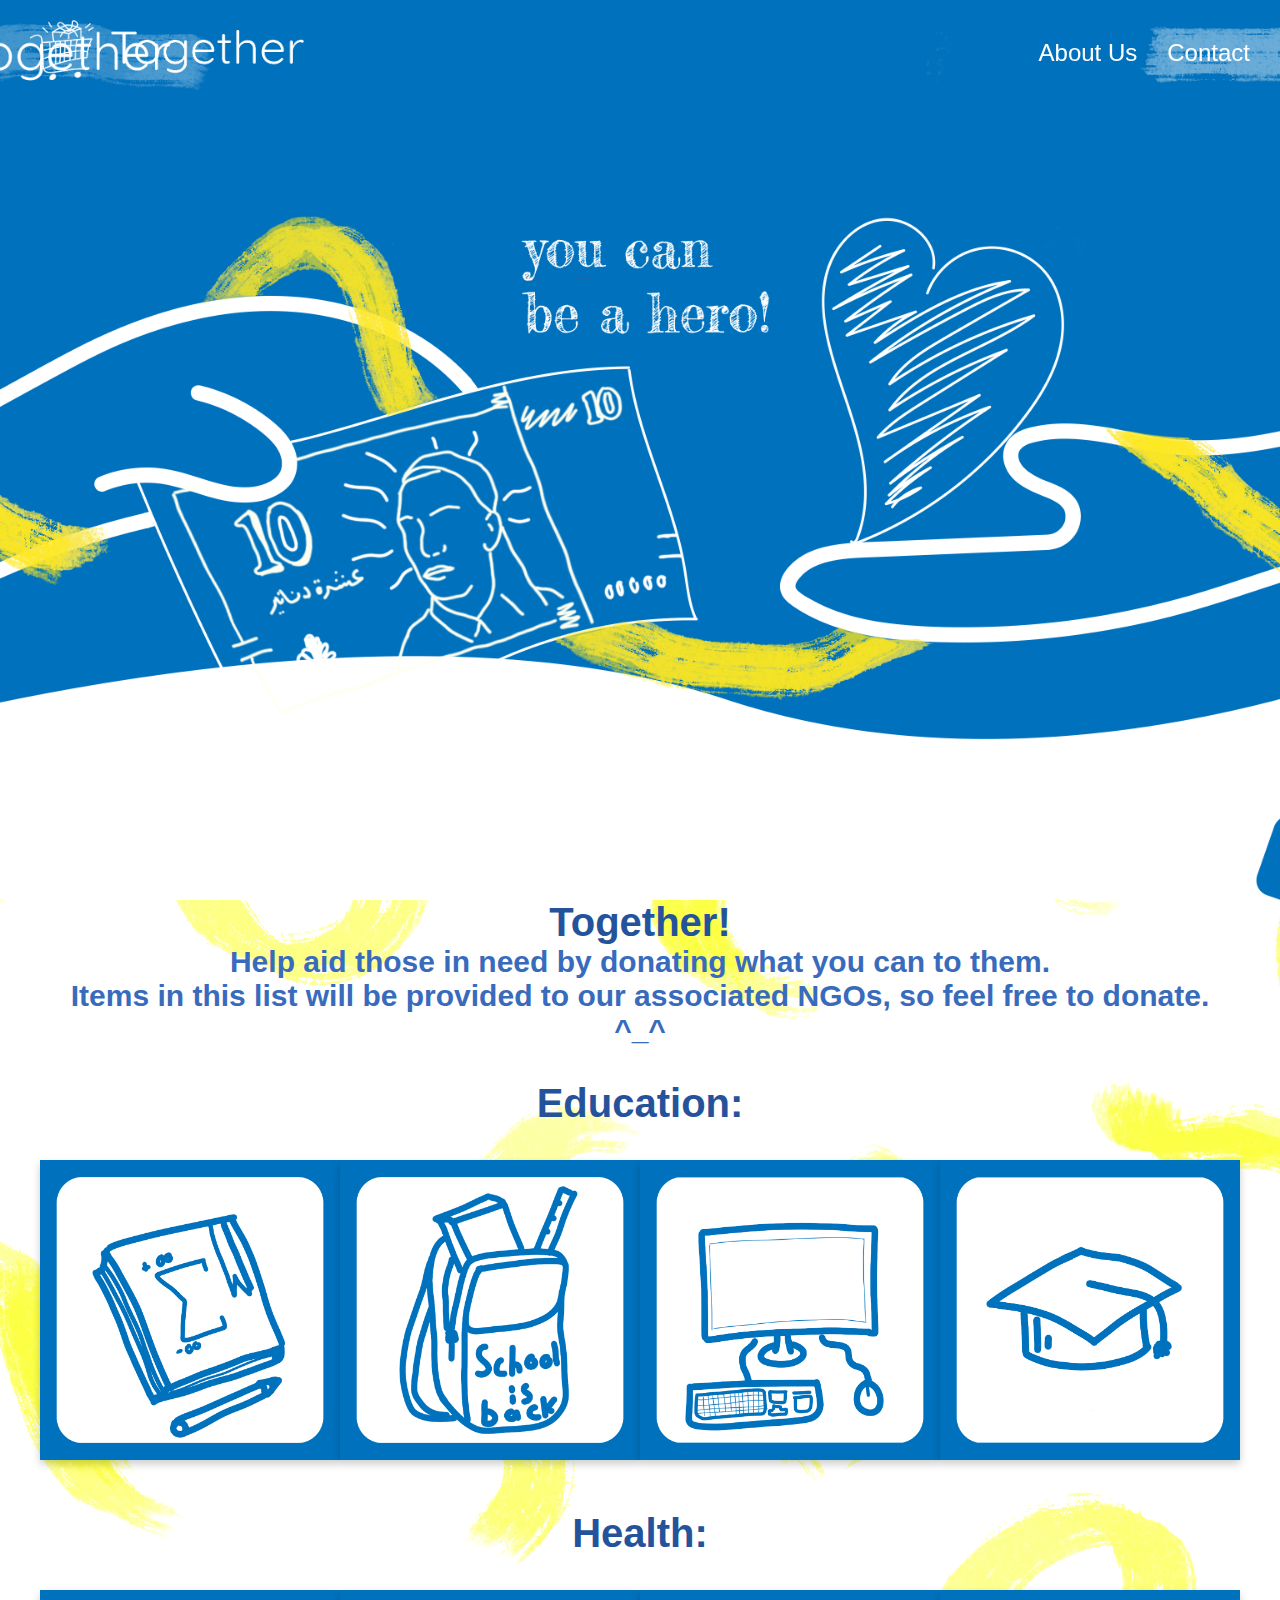
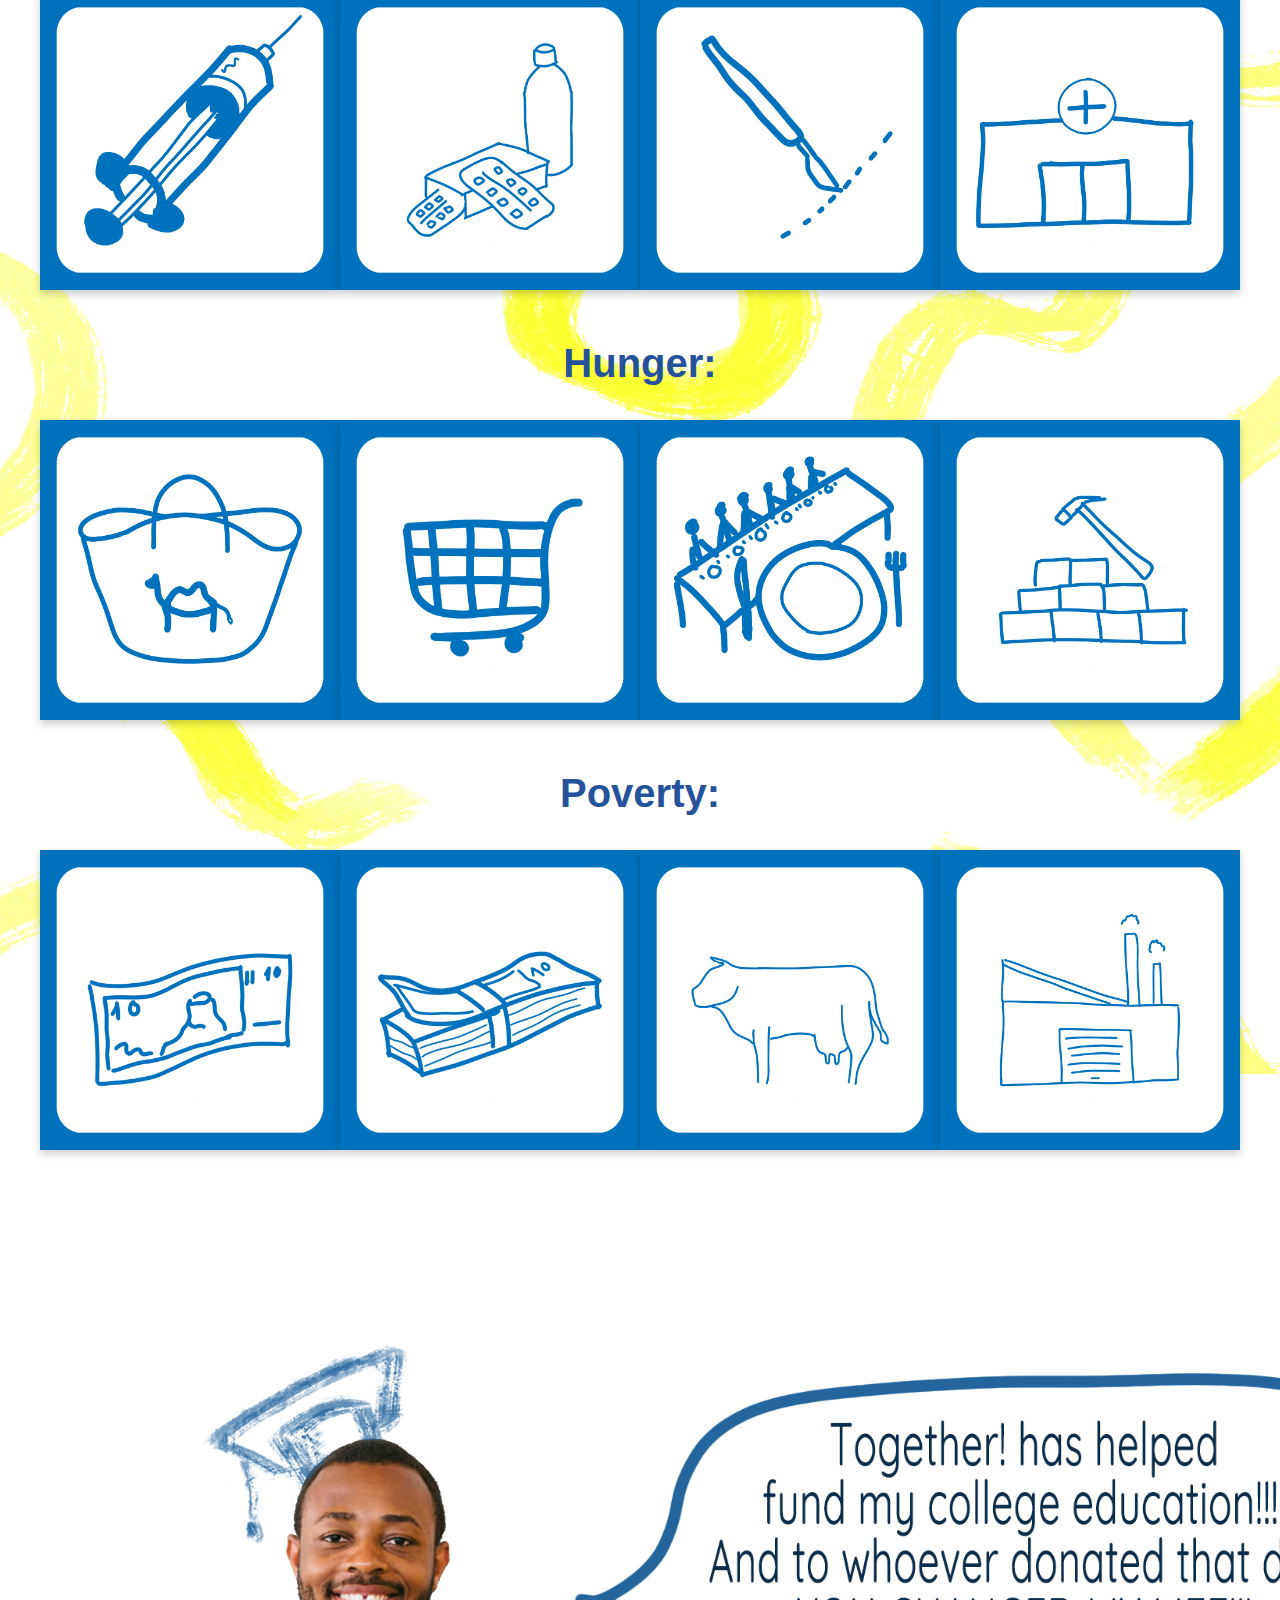
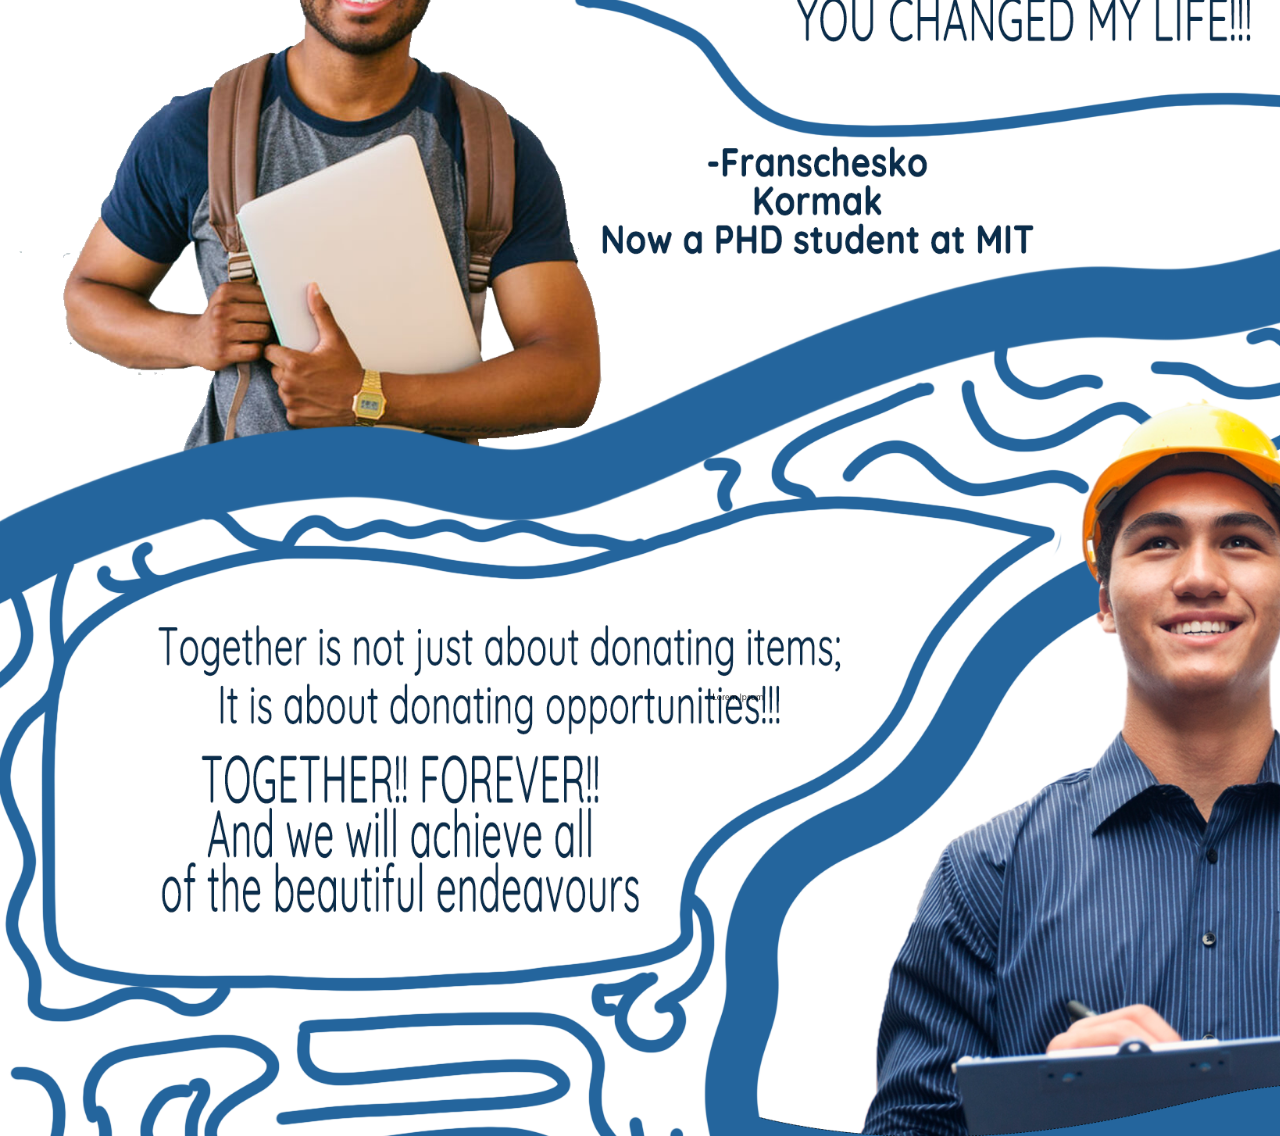
<file: together (hackathon 3rd place)/index.html>
<html>
<head>   

    <link href="css/main.css" rel="stylesheet">

</head>
<body>
    <nav class="nav">
        <div class="container">
            <div class="logo">
                <a href="index.html"><img src="logo.png" height="60" width="280"></a>
            </div>
            <div id="mainListDiv" class="main_list">
                <ul class="navlinks">
                    <li><a href="About-Us/about-us.html">About Us</a></li>
                    <li><a href="Contact-Us/contact.html">Contact</a></li>
                </ul>
            </div>
            <span class="navTrigger">
                <i></i>
                <i></i>
                <i></i>
            </span>
        </div>
    </nav>

    <section class="home">
    </section>
    <div style="height: 1000px">
			<h2 class="h2">Together!</h2>
            <h3 class="h3">
                Help aid those in need by donating what you can to them.<br>
                Items in this list will be provided to our associated NGOs, so feel free to donate. <br>^_^
            </h3>
            <br><br>
        <center>
            <h2 class="h2">Education:</h2><br><br>
        <a href="http://localhost:8082/0123+1?payment">
            <div class="dropdown-content" id="block_container">
            <div class="flip-card"><div class="flip-card-inner"><div class="flip-card-front">
            <img src="icons/1.png" class="items imgcontainer" id="1">                    
            </div><div class="flip-card-back">
                <br><br><br>
                <h2 class="h2-card">Simple:</h2>
                <h3 class="h3-card">Buy a book and a pen for a kid.</h3>

            </div></div></div>
        </a>
        <a href="http://localhost:8082/0123+2?payment">
            <div class="flip-card"><div class="flip-card-inner"><div class="flip-card-front">
            <img src="icons/2.png" class="items imgcontainer" id="1">                    
            </div><div class="flip-card-back">
                <br><br><br>
                <h2 class="h2-card">Medium:</h2>
                <h3 class="h3-card">Buy a backpack full of school equipment.</h3>
            </div></div></div>
        </a>
        <a href="http://localhost:8082/0123+3?payment">
            <div class="flip-card"><div class="flip-card-inner"><div class="flip-card-front">
            <img src="icons/3.png" class="items imgcontainer" id="1">                    
            </div><div class="flip-card-back">
                <br><br><br>
                <h2 class="h2-card">Huge:</h2>
                <h3 class="h3-card">Buy a laptop or a computer to a high school/college student.</h3>
            </div></div></div>
        </a>
        <a href="http://localhost:8082/0123+4?payment">
            <div class="flip-card"><div class="flip-card-inner"><div class="flip-card-front">
            <img src="icons/4.png" class="items imgcontainer" id="1">                    
            </div><div class="flip-card-back">
                <br><br><br>
                <h2 class="h2-card">Unbelievable:</h2>
                <h3 class="h3-card">Pay the tuition fees of a college student.</h3>
            </div></div></div>
            </div>
        </a>

<br><br><br>
<!--2nd line-->
<h2 class="h2">Health:</h2><br><br>
        <a href="http://localhost:8082/0123+5?payment">
            <div class="dropdown-content" id="block_container">
            <div class="flip-card"><div class="flip-card-inner"><div class="flip-card-front">
            <img src="icons/5.png" class="items imgcontainer" id="1">                    
            </div><div class="flip-card-back">
                <br><br><br>
                <h2 class="h2-card">Angel:</h2>
                <h3 class="h3-card">Provide a kid with the vaccines they need.</h3>
            </div></div></div>
        </a>
        <a href="http://localhost:8082/0123+6?payment"></a>
            <div class="flip-card"><div class="flip-card-inner"><div class="flip-card-front">
            <img src="icons/6.png" class="items imgcontainer" id="1">                    
            </div><div class="flip-card-back">
                <br><br><br>
                <h2 class="h2-card">Savior:</h2>
                <h3 class="h3-card">Buy medicine for a person who deeply needs it.</h3>
            </div></div></div>
        </a>
        <a href="http://localhost:8082/0123+7?payment">
        

            <div class="flip-card"><div class="flip-card-inner"><div class="flip-card-front">
            <img src="icons/7.png" class="items imgcontainer" id="1">                    
            </div><div class="flip-card-back">
                <h2 class="h2-card">Operation Rescue:</h2>
                <h3 class="h3-card">Pay the cost of a surgical operation.</h3>
            </div></div></div>
        </a>
        <a href="http://localhost:8082/0123+8?payment">
            <div class="flip-card"><div class="flip-card-inner"><div class="flip-card-front">
            <img src="icons/8.png" class="items imgcontainer" id="1">                    
            </div><div class="flip-card-back">
                <h2 class="h2-card">Fortress of health:</h2>
                <h3 class="h3-card">Build a hospital for those who lack access to one.</h3>
            </div></div></div>
            </div>
        </a>
            <br><br><br>
<!--3rd line-->
<h2 class="h2">Hunger:</h2><br><br>
        <a href="http://localhost:8082/0123+9?payment">
            <div class="dropdown-content" id="block_container">
            <div class="flip-card"><div class="flip-card-inner"><div class="flip-card-front">
            <img src="icons/9.png" class="items imgcontainer" id="1">                    
            </div><div class="flip-card-back">
                <h2 class="h2-card">Feed the hungry:</h2>
                <h3 class="h3-card">Provide a starving person with food for the day.</h3>

            </div></div></div>
        </a>
        <a href="http://localhost:8082/0123+10?payment">
            <div class="flip-card"><div class="flip-card-inner"><div class="flip-card-front">
            <img src="icons/10.png" class="items imgcontainer" id="1">                    
            </div><div class="flip-card-back">
                <h2 class="h2-card">Chariot of survival:</h2>
                <h3 class="h3-card">Provide a starving individual with food for a whole month.</h3>

            </div></div></div>
        </a>
        <a href="http://localhost:8082/0123+11?payment">
            <div class="flip-card"><div class="flip-card-inner"><div class="flip-card-front">
            <img src="icons/11.png" class="items imgcontainer" id="1">                    
            </div><div class="flip-card-back">
                <h2 class="h2-card">Food is to be shared:</h2>
                <h3 class="h3-card">Provide a collection of starving individuals with food for a month.</h3>

            </div></div></div>
        </a>
        <a href="http://localhost:8082/0123+12?payment">
            <div class="flip-card"><div class="flip-card-inner"><div class="flip-card-front">
            <img src="icons/12.png" class="items imgcontainer" id="1">                    
            </div><div class="flip-card-back">
                <h2 class="h2-card">Food for All:</h2>
                <h3 class="h3-card">Build a charity-sponsored restaurant that aims to provide food for all for a lifetime!</h3>

            </div></div></div>
            </div>
        </a>

            <br><br><br>
<!--4th line-->
<h2 class="h2">Poverty:</h2><br><br>
        <a href="http://localhost:8082/0123+13?payment">
            <div class="dropdown-content" id="block_container">
            <div class="flip-card"><div class="flip-card-inner"><div class="flip-card-front">
            <img src="icons/13.png" class="items imgcontainer" id="1">                    
            </div><div class="flip-card-back">
                <h2 class="h2-card">Sharing is caring:</h2>
                <h3 class="h3-card">Share a small portion of your wealth with those who can't obtain it otherwise.</h3>

            </div></div></div>
        </a>
        <a href="http://localhost:8082/0123+14?payment">
            <div class="flip-card"><div class="flip-card-inner"><div class="flip-card-front">
            <img src="icons/14.png" class="items imgcontainer" id="1">                    
            </div><div class="flip-card-back">
                <h2 class="h2-card">Give them an opportunity:</h2>
                <h3 class="h3-card">Provide the poor with funds that can change their lives.</h3>

            </div></div></div>
        </a>
        <a href="http://localhost:8082/0123+15?payment">
            <div class="flip-card"><div class="flip-card-inner"><div class="flip-card-front">
            <img src="icons/15.png" class="items imgcontainer" id="1">                    
            </div><div class="flip-card-back">
                <h2 class="h2-card">A source of income:</h2>
                <h3 class="h3-card">Buy a source of consumable revenue (be it a few animals or a land of farm) and give someone a new career.</h3>

            </div></div></div>
        </a>
        <a href="http://localhost:8082/0123+16?payment">
            <div class="flip-card"><div class="flip-card-inner"><div class="flip-card-front">
            <img src="icons/16.png" class="items imgcontainer" id="1">                    
            </div><div class="flip-card-back">
                <h2 class="h2-card">Philanthropic Industrialization:</h2>
                <h3 class="h3-card">Build a charity-focused factory to not only provide more work opportunities, but also end poverty.</h3>

            </div></div></div>
            </div>
        </a>

<!--END-->
<!--Not necessary anymo
            <img src="school.png" class="items imgcontainer" id="2">
            <img src="school.png" class="items imgcontainer" id="3">
            <img src="school.png" class="items imgcontainer" id="4">
            <br>
            <img src="school.png" class="items imgcontainer" id="5">
            <img src="school.png" class="items imgcontainer" id="6">
            <img src="school.png" class="items imgcontainer" id="7">
            <img src="school.png" class="items imgcontainer" id="8">
            <br>
            <img src="school.png" class="items imgcontainer" id="9">
            <img src="school.png" class="items imgcontainer" id="10">
            <img src="school.png" class="items imgcontainer" id="11">
            <img src="school.png" class="items imgcontainer" id="12">
            <br>
            </div>
-->
        </center>
    </div>
    

    <center>
        <br><br><br><br><br><br><br><br><br><br><br><br><br><br><br><br><br><br><br><br><br><br><br><br><br>
        <br><br><br><br><br><br><br><br><br><br><br><br><br><br><br><br><br><br><br><br><br><br><br><br><br>
        <br><br><br><br><br><br><br><br><br><br>
    <img src="dott.png" width="1500" id="bot">
</center>













<!-- Jquery needed -->
    <script src="https://ajax.googleapis.com/ajax/libs/jquery/3.1.1/jquery.min.js"></script>
    <script src="js/scripts.js"></script>

<!-- Function used to shrink nav bar removing paddings and adding black background -->
    <script>
        $(window).scroll(function() {
            if ($(document).scrollTop() > 50) {
                $('.nav').addClass('affix');
                console.log("OK");
            } else {
                $('.nav').removeClass('affix');
            }
        });
    </script>




</body>
</html>
</file>
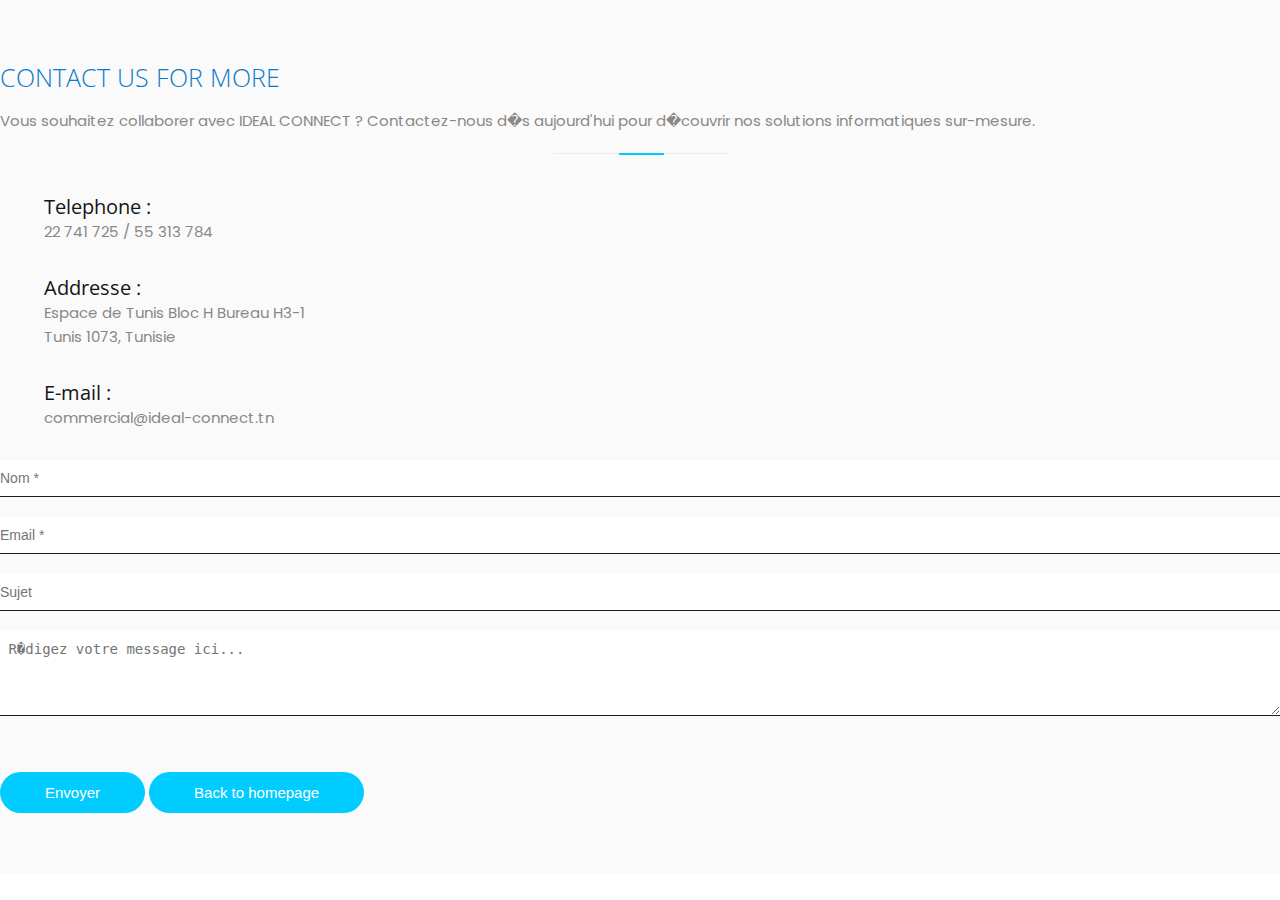
<file: together (hackathon 3rd place)/contact.html>
<!DOCTYPE html>
<html lang="en">
<head>
    <meta charset="UTF-8">
    <meta http-equiv="X-UA-Compatible" content="IE=edge">
    <meta name="viewport" content="width=device-width, initial-scale=1.0">
    <link rel="stylesheet" type="text/css" href="style1.css"/>
    <link rel="stylesheet" href="https://use.fontawesome.com/releases/v5.1.0/css/all.css" integrity="sha384-lKuwvrZot6UHsBSfcMvOkWwlCMgc0TaWr+30HWe3a4ltaBwTZhyTEggF5tJv8tbt" crossorigin="anonymous">
    <link href="https://fonts.googleapis.com/css?family=Open+Sans:300,400,600,700,800" rel="stylesheet">
    <link href="https://fonts.googleapis.com/css?family=Poppins:300,400,500,600,700" rel="stylesheet">
    <link rel="stylesheet" href="https://stackpath.bootstrapcdn.com/bootstrap/4.1.1/css/bootstrap.min.css" integrity="sha384-WskhaSGFgHYWDcbwN70/dfYBj47jz9qbsMId/iRN3ewGhXQFZCSftd1LZCfmhktB" crossorigin="anonymous">
    
    <title>Document</title>
</head>
<body>
    


 <!-- Contact -->
 <div class="contact section-padding bg-grey" data-scroll-index='4'>
    <div class="container">
        <div class="row">
            <div class="col-md-12 section-title text-center">
                <h3>Contact Us For More</h3>
                <p>Vous souhaitez collaborer avec IDEAL CONNECT ? Contactez-nous d�s aujourd'hui pour d�couvrir nos solutions informatiques sur-mesure.</p>
                <span class="section-title-line"></span>
            </div>
            <div class="col-lg-5 col-md-4">
                <div class="part-info">
                    <div class="info-box">
                        <div class="icon"> <i class="fas fa-phone"></i> </div>
                        <div class="content">
                            <h4>Telephone :</h4>
                            <p>22 741 725 / 55 313 784</p>
                        </div>
                    </div>
                    <div class="info-box">
                        <div class="icon"> <i class="fas fa-map-marker-alt"></i> </div>
                        <div class="content">
                            <h4>Addresse :</h4>
                            <p>Espace de Tunis Bloc H Bureau H3-1</br>Tunis 1073, Tunisie</p>
                        </div>
                    </div>
                    <div class="info-box">
                        <div class="icon"> <i class="fas fa-envelope"></i> </div>
                        <div class="content">
                            <h4>E-mail :</h4>
                            <p><a href="#">commercial@ideal-connect.tn</a></p>
                        </div>
                    </div>
                </div>
            </div>
            <div class="col-lg-7 col-md-8">
                <div class="contact-form">
                    <form class='form' id='contact-form' method='post' data-toggle='validator'>
                        <input type='hidden' name='form-name' value='contact-form' />
                        <div class="messages"></div>
                        <div class="controls">
                            <div class="row">
                                <div class="col-lg-6">
                                    <div class="form-group">
                                        <input id="form_name" type="text" name="name" placeholder="Nom *" required data-error="Veuillez, entrer votre nom.">
                                        <div class="help-block with-errors"></div>
                                    </div>
                                </div>
                                <div class="col-lg-6">
                                    <div class="form-group">
                                        <input id="form_email" type="email" name="email" placeholder="Email *" required data-error="Veuillez,ecrire une adresse valid.">
                                        <div class="help-block with-errors"></div>
                                    </div>
                                </div>
                                <div class="col-lg-12">
                                    <div class="form-group">
                                        <input id="form_subject" type="text" name="subject" placeholder="Sujet">
                                    </div>
                                </div>
                                <div class="col-lg-12 form-group">
                                    <textarea id="form_message" name="message" class="form-control" placeholder=" R�digez votre message ici... " rows="4" required data-error="Veuillez,ecrire un message s'il vous pla�t"></textarea>
                                    <div class="help-block with-errors"></div>
                                </div>
                                <div class="col-lg-12 text-center">
                                    <button class="bttn">Envoyer</button>
                                    <a href="http://localhost:5000"><button class="bttn">Back to homepage</button></a>
                                </div>
                            </div>
                        </div>
                    </form>
                </div>
            </div>
        </div>
    </div>
</div>

<!-- End Contact -->





</body>
</html>
</file>
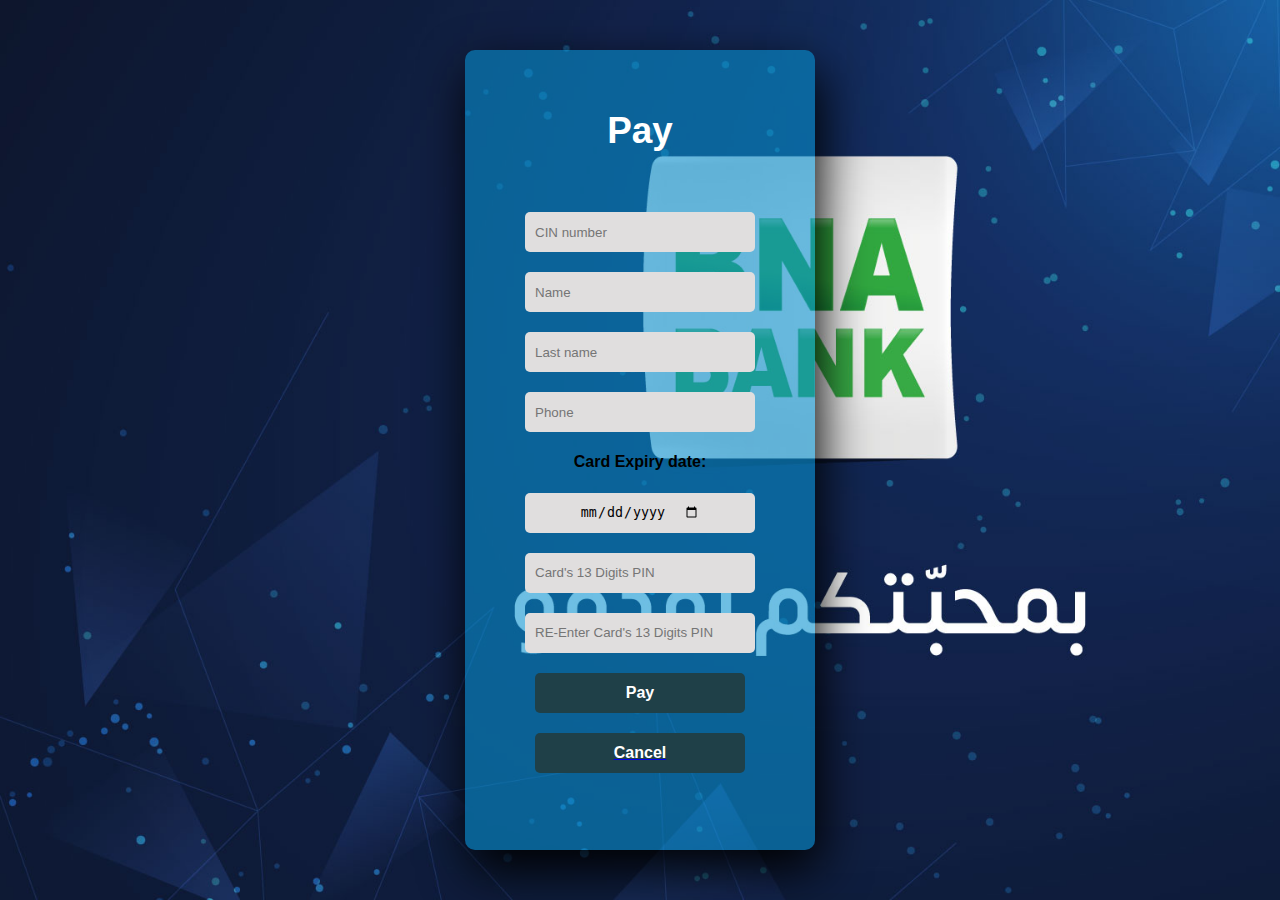
<file: together (hackathon 3rd place)/payments/payment.html>
<!DOCTYPE html>
<html>
<head>
    <title>Slide Navbar</title>
    <meta content="charset=utf-8" />

    <title>Medicard</title>
    <meta name="viewport" content="width=device-width, initial-scale=1.0">
    <link rel="stylesheet" type="text/css" href="signstyle.css" />
    <link rel="stylesheet" href="https://use.fontawesome.com/releases/v5.1.0/css/all.css" integrity="sha384-lKuwvrZot6UHsBSfcMvOkWwlCMgc0TaWr+30HWe3a4ltaBwTZhyTEggF5tJv8tbt" crossorigin="anonymous">

</head>
<body>

    <div class="main" style="right: 500px;">
        <input type="checkbox" id="chk" aria-hidden="true">

        <div class="signup">
            <form>
                <label for="chk" aria-hidden="true">Pay</label>
                <input type="text" name="cin" placeholder="CIN number" required="" maxlength="8">
                <input type="text" name="nom" placeholder="Name" required="">
                <input type="text" name="prebom" placeholder="Last name" required="">
                <input type="tel" name="numtel" placeholder="Phone" required="" maxlength="8">
                <center><h4>Card Expiry date:</h4></center>
                <input type="date" name="bd" required="mm/yyyy">
                <input type="Card's 13 Digits PIN" name="mdp" placeholder="Card's 13 Digits PIN" required="">
                <input type="RE-Enter Card's 13 Digits PIN" name="cmdp" placeholder="RE-Enter Card's 13 Digits PIN" required="">


                <button>Pay</button>
                
            </form>
            <a href="http://localhost:5000"><button>Cancel</button></a>
        </div>

    </div>


</body>
</html>
</file>
<file: together (hackathon 3rd place)/css/main.css>
@import url('https://fonts.googleapis.com/css?family=Quicksand:400,500,700');
html,
body {
    margin: 0;
    padding: 0;
    box-sizing: border-box;
    font-family: "Quicksand", sans-serif;
    font-size: 62.5%;
    font-size: 10px;
    background-image: url(../bg2.png);
}


.nav {
    width: 100%;
    height: 65px;
    position: fixed;
    line-height: 65px;
    text-align: center;
    z-index: 100;
}

.nav div.logo {
    float: left;
    width: auto;
    height: auto;
    padding-left: 3rem;
}

.nav div.logo a {
    text-decoration: none;
    color: #fff;
    font-size: 2.5rem;
}

.nav div.logo a:hover {
    color: #4621dd;
}

.nav div.main_list {
    height: 65px;
    float: right;
}

.nav div.main_list ul {
    width: 100%;
    height: 65px;
    display: flex;
    list-style: none;
    margin: 0;
    padding: 0;
}

.nav div.main_list ul li {
    width: auto;
    height: 65px;
    padding: 0;
    padding-right: 3rem;
}

.nav div.main_list ul li a {
    text-decoration: none;
    color: #fff;
    line-height: 65px;
    font-size: 2.4rem;
}

.nav div.main_list ul li a:hover {
    color: #4621dd;
}


/* Home section */

.home {
    width: 100%;
    height: 100vh;
    background-image: url(../wallpaper3.png);
    background-position: center top;
	background-size:cover;
}

.navTrigger {
    display: none;
}

.nav {
    padding-top: 20px;
    padding-bottom: 20px;
    -webkit-transition: all 0.4s ease;
    transition: all 0.4s ease;
}


/* Media qurey section */

@media screen and (min-width: 768px) and (max-width: 1024px) {
    .container {
        margin: 0;
    }
}

@media screen and (max-width:768px) {
    .navTrigger {
        display: block;
    }
    .nav div.logo {
        margin-left: 15px;
    }
    .nav div.main_list {
        width: 100%;
        height: 0;
        overflow: hidden;
    }
    .nav div.show_list {
        height: auto;
        display: none;
    }
    .nav div.main_list ul {
        flex-direction: column;
        width: 100%;
        height: 100vh;
        right: 0;
        left: 0;
        bottom: 0;
        background-color: #246;
        /*same background color of navbar*/
        background-position: center top;
    }
    .nav div.main_list ul li {
        width: 100%;
        text-align: right;
    }
    .nav div.main_list ul li a {
        text-align: center;
        width: 100%;
        font-size: 3rem;
        padding: 20px;
    }
    .nav div.media_button {
        display: block;
    }
}


/* Animation */
/* Inspiration taken from Dicson https://codemyui.com/simple-hamburger-menu-x-mark-animation/ */

.navTrigger {
    cursor: pointer;
    width: 30px;
    height: 25px;
    margin: auto;
    position: absolute;
    right: 30px;
    top: 0;
    bottom: 0;
}

.navTrigger i {
    background-color: #fff;
    border-radius: 2px;
    content: '';
    display: block;
    width: 100%;
    height: 4px;
}

.navTrigger i:nth-child(1) {
    -webkit-animation: outT 0.8s backwards;
    animation: outT 0.8s backwards;
    -webkit-animation-direction: reverse;
    animation-direction: reverse;
}

.navTrigger i:nth-child(2) {
    margin: 5px 0;
    -webkit-animation: outM 0.8s backwards;
    animation: outM 0.8s backwards;
    -webkit-animation-direction: reverse;
    animation-direction: reverse;
}

.navTrigger i:nth-child(3) {
    -webkit-animation: outBtm 0.8s backwards;
    animation: outBtm 0.8s backwards;
    -webkit-animation-direction: reverse;
    animation-direction: reverse;
}

.navTrigger.active i:nth-child(1) {
    -webkit-animation: inT 0.8s forwards;
    animation: inT 0.8s forwards;
}

.navTrigger.active i:nth-child(2) {
    -webkit-animation: inM 0.8s forwards;
    animation: inM 0.8s forwards;
}

.navTrigger.active i:nth-child(3) {
    -webkit-animation: inBtm 0.8s forwards;
    animation: inBtm 0.8s forwards;
}

@-webkit-keyframes inM {
    50% {
        -webkit-transform: rotate(0deg);
    }
    100% {
        -webkit-transform: rotate(45deg);
    }
}

@keyframes inM {
    50% {
        transform: rotate(0deg);
    }
    100% {
        transform: rotate(45deg);
    }
}

@-webkit-keyframes outM {
    50% {
        -webkit-transform: rotate(0deg);
    }
    100% {
        -webkit-transform: rotate(45deg);
    }
}

@keyframes outM {
    50% {
        transform: rotate(0deg);
    }
    100% {
        transform: rotate(45deg);
    }
}

@-webkit-keyframes inT {
    0% {
        -webkit-transform: translateY(0px) rotate(0deg);
    }
    50% {
        -webkit-transform: translateY(9px) rotate(0deg);
    }
    100% {
        -webkit-transform: translateY(9px) rotate(135deg);
    }
}

@keyframes inT {
    0% {
        transform: translateY(0px) rotate(0deg);
    }
    50% {
        transform: translateY(9px) rotate(0deg);
    }
    100% {
        transform: translateY(9px) rotate(135deg);
    }
}

@-webkit-keyframes outT {
    0% {
        -webkit-transform: translateY(0px) rotate(0deg);
    }
    50% {
        -webkit-transform: translateY(9px) rotate(0deg);
    }
    100% {
        -webkit-transform: translateY(9px) rotate(135deg);
    }
}

@keyframes outT {
    0% {
        transform: translateY(0px) rotate(0deg);
    }
    50% {
        transform: translateY(9px) rotate(0deg);
    }
    100% {
        transform: translateY(9px) rotate(135deg);
    }
}

@-webkit-keyframes inBtm {
    0% {
        -webkit-transform: translateY(0px) rotate(0deg);
    }
    50% {
        -webkit-transform: translateY(-9px) rotate(0deg);
    }
    100% {
        -webkit-transform: translateY(-9px) rotate(135deg);
    }
}

@keyframes inBtm {
    0% {
        transform: translateY(0px) rotate(0deg);
    }
    50% {
        transform: translateY(-9px) rotate(0deg);
    }
    100% {
        transform: translateY(-9px) rotate(135deg);
    }
}

@-webkit-keyframes outBtm {
    0% {
        -webkit-transform: translateY(0px) rotate(0deg);
    }
    50% {
        -webkit-transform: translateY(-9px) rotate(0deg);
    }
    100% {
        -webkit-transform: translateY(-9px) rotate(135deg);
    }
}

@keyframes outBtm {
    0% {
        transform: translateY(0px) rotate(0deg);
    }
    50% {
        transform: translateY(-9px) rotate(0deg);
    }
    100% {
        transform: translateY(-9px) rotate(135deg);
    }
}

.affix {
    padding: 0;
    background-color: #0071bc;
}






.h2 {
	text-align:center;
	font-size: 4rem;
    color: rgb(37, 83, 155);
}
.h3 {
	text-align:center;
	font-size: 3rem;
    color: rgb(57, 107, 189);


}


.h2-card {
	text-align:center;
	font-size: 4rem;
    color: rgb(255, 255, 255);
}
.h3-card {
	text-align:center;
	font-size: 3rem;
    color: rgb(165, 184, 213);

    
}

.p {
	text-align: justify;
	padding-left:15%;
	padding-right:15%;
	font-size: 20px;
}
.items{
    height: 300;
    width: 300;
}
.imgcontainer:hover {
    
    color: aquamarine;


    
    
    background-color: rgb(24, 76, 112);
    
    
}
.flip-card {
    background-color: transparent;
    width: 300px;
    height: 300px;
    perspective: 1000px;
  }
  
  .flip-card-inner {
    position: relative;
    width: 100%;
    height: 100%;
    text-align: center;
    transition: transform 0.6s;
    transform-style: preserve-3d;
    box-shadow: 0 4px 8px 0 rgba(0,0,0,0.2);
  }
  
  .flip-card:hover .flip-card-inner {
    transform: rotateY(180deg);
  }
  
  .flip-card-front, .flip-card-back {
    position: absolute;
    width: 100%;
    height: 100%;
    -webkit-backface-visibility: hidden;
    backface-visibility: hidden;
  }
  
  .flip-card-front {
    background-color: rgb(255, 255, 255);
    color: black;
  }
  
  .flip-card-back {
    background-color: #2980b9;
    color: white;
    transform: rotateY(180deg);
  }

@media all and (max-width:700px){
	.myP {
		padding:2%;
	}
}


#block_container {
    display: flex;
    justify-content: center;
}










* {
	-webkit-box-sizing: border-box;
	box-sizing: border-box;
	text-decoration: none !important;
	list-style: none !important;
	outline: none !important;
	margin: 0;
	padding: 0;
}
html {
	height: 100%;
}
body {
	color: #888888;
	font-size: 15px;
	font-family: "Poppins", sans-serif;
	height: 100%;
	overflow-x: hidden;
}






.contact-form input, .contact-form textarea {
	border: none;
	border-bottom: 1px solid #1c1c1c;
	border-radius: 0;
	padding: 10px 10px 10px 0;
	margin-bottom: 20px;
	font-size: 14px;
	width:100%;
}
.bttn {
	position: relative;
	cursor: pointer;
	color: #fff;
	-webkit-transition: all 0.3s ease-in-out;
	transition: all 0.3s ease-in-out;
	background: #00ccff;
	padding: 12px 45px;
	font-size: 15px;
	border-radius: 30px;
	margin-top: 30px;
	border: none;
}
	.bttn:hover {
		background-color: #2200ff;
	}

.banner h1 {
	font-size: 30px;
}
.section-title p {
	width: 100%;
}
.section-title h3 {
	margin-bottom: 12px;
	font-size: 25px;
}
.section-padding {
	padding: 60px 0px;
}
.section-title {
	padding-bottom: 40px;
}

.banner-overlay {
	padding: 150px 0px 100px;
}
.footer-copy {
	background: #242424;
	color: #ffffff;
	font-size: 13px;
	text-align: center;
	padding: 7px 0px 7px 0px;
	bottom: 0;
	left: 0;
	right:0;
	width: 100%;
}
.pictures {
	width: 220px;
	height: 200px;
	padding-left: 10px;
	object-fit: contain;
	object-position: center center;
}
.pictures_container{
	margin-left:10%;
	margin-bottom:5%;
}
.service-container{
	margin: 0 auto;
	width: 100%;
	display: flex;
}
.bot{
    position: bottom;
}
</file>
<file: together (hackathon 3rd place)/style1.css>
* {
	-webkit-box-sizing: border-box;
	box-sizing: border-box;
	text-decoration: none !important;
	list-style: none !important;
	outline: none !important;
	margin: 0;
	padding: 0;
}
html {
	height: 100%;
}
body {
	color: #888888;
	font-size: 15px;
	font-family: "Poppins", sans-serif;
	height: 100%;
	overflow-x: hidden;
}
a {
	text-decoration: none !important;
}
.nav-link:hover {
	color: #000000 !important;
}
	.banner-btn:hover {
		background-color: #ffff !important;
	}
.anchor-btn:hover {
	background-color: #2200ff !important;
}
img {
	max-width: 100%;
	height: auto;
	vertical-align: middle;
}
span, a {
	display: inline-block;
	color: inherit;
}
h1, h2, h3, h4, h5, h6 {
	color: #151515;
	font-weight: 600;
	font-family: "Open Sans", sans-serif;
	margin: 0;
}
p {
	line-height: 1.6;
	font-weight: 400;
	margin: 0;
}
h1 {
	font-size: 40px;
}
h2 {
	font-size: 35px;
}
h3 {
	font-size: 30px;
}
h4 {
	font-size: 26px;
}
h5 {
	font-size: 15px;
}
h6 {
	font-size: 13px;
}
h4 {
	font-weight: 400;
}
h6 {
	font-weight: bold;
}
.forced_col {
	color: #000000 !important;
}
.navbar {
	position: fixed;
	right: 0;
	left: 0;
	width: 100%;
	padding-left: 0;
	padding-right: 0;
	min-height: 50px;
	line-height: 50px;
	background: transparent;
	z-index: 1030;
}
	.navbar .active {
		color: #000000 !important;
		font-weight: bold !important;
		transition-duration: 0.1s;
	}
.navbar .navbar-brand {
}
.navbar .nav-item {
	margin: 0 5px;
	padding: 0;
}
.navbar .nav-item a {
	color: #ffffff;
	font-weight: 300;
}
.navbar .nav-link {
	position: relative;
	padding: 0;
}
.navbar .navbar-toggler {
	cursor: pointer;
}
.navbar .navbar-toggler span {
	color: #fff;
}
.navbar-style2 .active:after, .navbar-style2 .nav-link:after {
	display: none;
}
.nav-scroll {
	background: #fff;
	-webkit-box-shadow: 0 1px 8px 3px rgba(0, 0, 0, 0.0509803922);
	box-shadow: 0 1px 8px 3px rgba(0, 0, 0, 0.0509803922);
	-webkit-transition: all .4s ease;
	transition: all .4s ease;
}
	.nav-scroll .navbar-nav > li > a {
		color: #0690d1;
	}
.nav-scroll .navbar-brand img {
	-webkit-transform: scale(1.03) !important;
	transform: scale(1.03) !important;
}
.nav-scroll .navbar-toggler {
	cursor: pointer;
}
.nav-scroll .navbar-toggler span {
	color: #333;
}
.nav-scroll .nav-link:hover:after {
	background-color: #ab2f52;
}
.nav-scroll .active {
	position: relative;
}
.banner {
	background:url(images/bg1.jpg) no-repeat 0% 0% / 100% 100%;
	color:#ffffff;
	text-align: center;
	width: 100%;
}
.banner-overlay {
	background: linear-gradient(to bottom, rgba(6, 144, 209, 0.82) 0%, #ffffff 100%);
	padding: 220px 0px 170px;
}
.banner h1 {
	color:#000000;
}
.banner p {
	margin:15px auto 15px;
	max-width: 670px
}
.banner-btn {
	background: #00ccff;
	padding: 12px 45px;
	font-size: 15px;
	border-radius: 30px;
	margin-top: 30px;
}
	.banner-btn:hover {
		background: #ffffff;
		color: #000000 !important;
	}
.section-padding {
	padding: 100px 0px;
}
.section-title {
	padding-bottom: 80px;
}
	.section-title h3 {
		color: #0b7acb;
		text-transform: uppercase;
		font-weight: 300;
		margin-bottom: 22px;
	}
.section-title p {
	width: 60%;
	margin: 15px auto 20px;
}
.section-title-line {
	background: #ececec;
	content: "";
	height: 1px;
	position: absolute;
	left: calc(50% - 87px);
	width: 175px;
}
.section-title-line:after {
	background: #00ccff;
	bottom: -1px;
	content: "";
	height: 2px;
	left: calc(50% - 22px);
	position: absolute;
	width: 45px;
}
.mb-30 {
	margin-bottom: 30px !important;
}
.mb-50 {
	margin-bottom: 50px !important;
}
.mb-100 {
	margin-bottom: 100px !important;
}
.mt-50 {
	margin-top: 50px !important;
}
.mt-100 {
	margin-bottom: 100px !important;
}
.pd-lt-10 {
	padding-left:10px;
}
.no-padding {
	padding: 0px !important;
}
.sub-title-paragraph {
}
.sub-title-paragraph h4 {
	margin-bottom: 5px;
}
.sub-title-paragraph p {
	padding-top: 20px;
	font-weight: 300;
	font-size: 14px;
	line-height: 25px;
}
.anchor-btn {
	background: #00ccff;
	padding: 10px 20px;
	color: #ffffff !important;
	border-radius: 3px;
	margin-top: 30px;
}
.bg-grey {
	background-color: #fafafa;
}
.bg-white {
	background: #ffffff;
}
.service-box {
	padding: 10px;
	border-radius: 4px;
	-webkit-box-shadow: 0px 5px 35px 0px rgba(148, 146, 245, 0.15);
	box-shadow: 0px 5px 35px 0px rgba(148, 146, 245, 0.15);
}
.service-box .icon {
}
	.service-box .icon i {
		font-size: 40px;
		color: #2200ff;
	}
.icon-text {
}
.icon-text h4 {
	font-size: 16px;
	font-weight: 600;
	margin: 10px 0px;
	position: relative;
	padding-bottom: 14px;
}
.icon-text h4:after {
	content: '';
	position: absolute;
	bottom: 0;
	left: 0;
	width: 60px;
	height: 2px;
	background-color: #bcbcbc;
	-webkit-transition: all 0.3s ease-in-out;
	transition: all 0.3s ease-in-out;
	left: calc(50% - 30px);
}
.icon-text p {
	line-height: 25px;
	font-weight: 300;
}

.owl-theme .owl-dots .owl-dot.active span, .owl-theme .owl-dots .owl-dot:hover span {
	background: #ab2f52 !important;
}
.info-box {
	position:relative;
	padding-bottom:30px;
}
.info-box .icon {
	display:inline-block;
	width: 30px;
}
	.info-box .icon i {
		font-size: 20px;
		color: #2200ff;
	}
.info-box .content {
	display:inline-block;
	margin-left:10px;
}
.info-box .content h4 {
	font-size: 20px;
}
.contact-form input, .contact-form textarea {
	border: none;
	border-bottom: 1px solid #1c1c1c;
	border-radius: 0;
	padding: 10px 10px 10px 0;
	margin-bottom: 20px;
	font-size: 14px;
	width:100%;
}
.bttn {
	position: relative;
	cursor: pointer;
	color: #fff;
	-webkit-transition: all 0.3s ease-in-out;
	transition: all 0.3s ease-in-out;
	background: #00ccff;
	padding: 12px 45px;
	font-size: 15px;
	border-radius: 30px;
	margin-top: 30px;
	border: none;
}
	.bttn:hover {
		background-color: #2200ff;
	}

.banner h1 {
	font-size: 30px;
}
.section-title p {
	width: 100%;
}
.section-title h3 {
	margin-bottom: 12px;
	font-size: 25px;
}
.section-padding {
	padding: 60px 0px;
}
.section-title {
	padding-bottom: 40px;
}

.banner-overlay {
	padding: 150px 0px 100px;
}
.footer-copy {
	background: #242424;
	color: #ffffff;
	font-size: 13px;
	text-align: center;
	padding: 7px 0px 7px 0px;
	bottom: 0;
	left: 0;
	right:0;
	width: 100%;
}
.pictures {
	width: 220px;
	height: 200px;
	padding-left: 10px;
	object-fit: contain;
	object-position: center center;
}
.pictures_container{
	margin-left:10%;
	margin-bottom:5%;
}
.service-container{
	margin: 0 auto;
	width: 100%;
	display: flex;
}
</file>
<file: together (hackathon 3rd place)/payments/signstyle.css>
body {
    background-image: url(o.jpg);
    background-repeat: no-repeat;
    background-attachment: fixed;
    background-size: cover;
    margin: 0 ;
    padding: 0 ;
    display: flex ;
    justify-content: center ;
    align-items: center ;
    min-height: 100vh ;
    font-family: "Open Sans", sans-serif ;
    
}

.home {
    width: 100%;
    height: 100vh;
    background-image: url(o.png);
    background-position: center top;
	background-size:cover;
}
.main {
    width: 350px;
    height: 800px;
    background: #0691d195;

    overflow: hidden;
    border-radius: 10px;
    box-shadow: 5px 20px 50px #000;
}
p {
    font-family: "Open Sans", sans-serif;
    color:white;
    font-size: 20px;
}

.radio {
    margin-left: 0 !important;
    margin-right: 0 !important;
    padding-left:2% !important;
    padding-right:2% !important;
}

#chk {
    display: none;
}

.signup {
    position: relative;
    width: 100%;
    height: 100%;
}

label {
    color: #fff;
    font-size: 2.3em;
    justify-content: center;
    display: flex;
    margin: 60px;
    font-weight: bold;
    cursor: pointer;
    transition: .5s ease-in-out;
}
.radiospan {
    width: 60%;
    height: 20px;
    justify-content: center;
    display: flex;
    margin: 20px auto;
    padding: 10px;
    align-items: center;
}
input {
    width: 60%;
    height: 20px;
    background: #e0dede;
    justify-content: center;
    display: flex;
    margin: 20px auto;
    padding: 10px;
    border: none;
    outline: none;
    border-radius: 5px;
}

button {
    width: 60%;
    height: 40px;
    margin: 10px auto;
    justify-content: center;
    display: block;
    color: #fff;
    background: #1f4048;
    font-size: 1em;
    font-weight: bold;
    margin-top: 20px;
    outline: none;
    border: none;
    border-radius: 5px;
    transition: .2s ease-in;
    cursor: pointer;
    
}

    button:hover {
        background: #6d44b8;
    }

.login {
    height: 460px;
    background: #eee;
    border-radius: 60% / 10%;
    transform: translateY(-180px);
    transition: .8s ease-in-out;
}

    .login label {
        color: #00ccff;
        transform: scale(.6);
    }

#chk:checked ~ .login {
    transform: translateY(-500px);
}

    #chk:checked ~ .login label {
        transform: scale(1);
    }

#chk:checked ~ .signup label {
    transform: scale(.6);
}

.ops{
    
    width: 50%;

}
</file>
